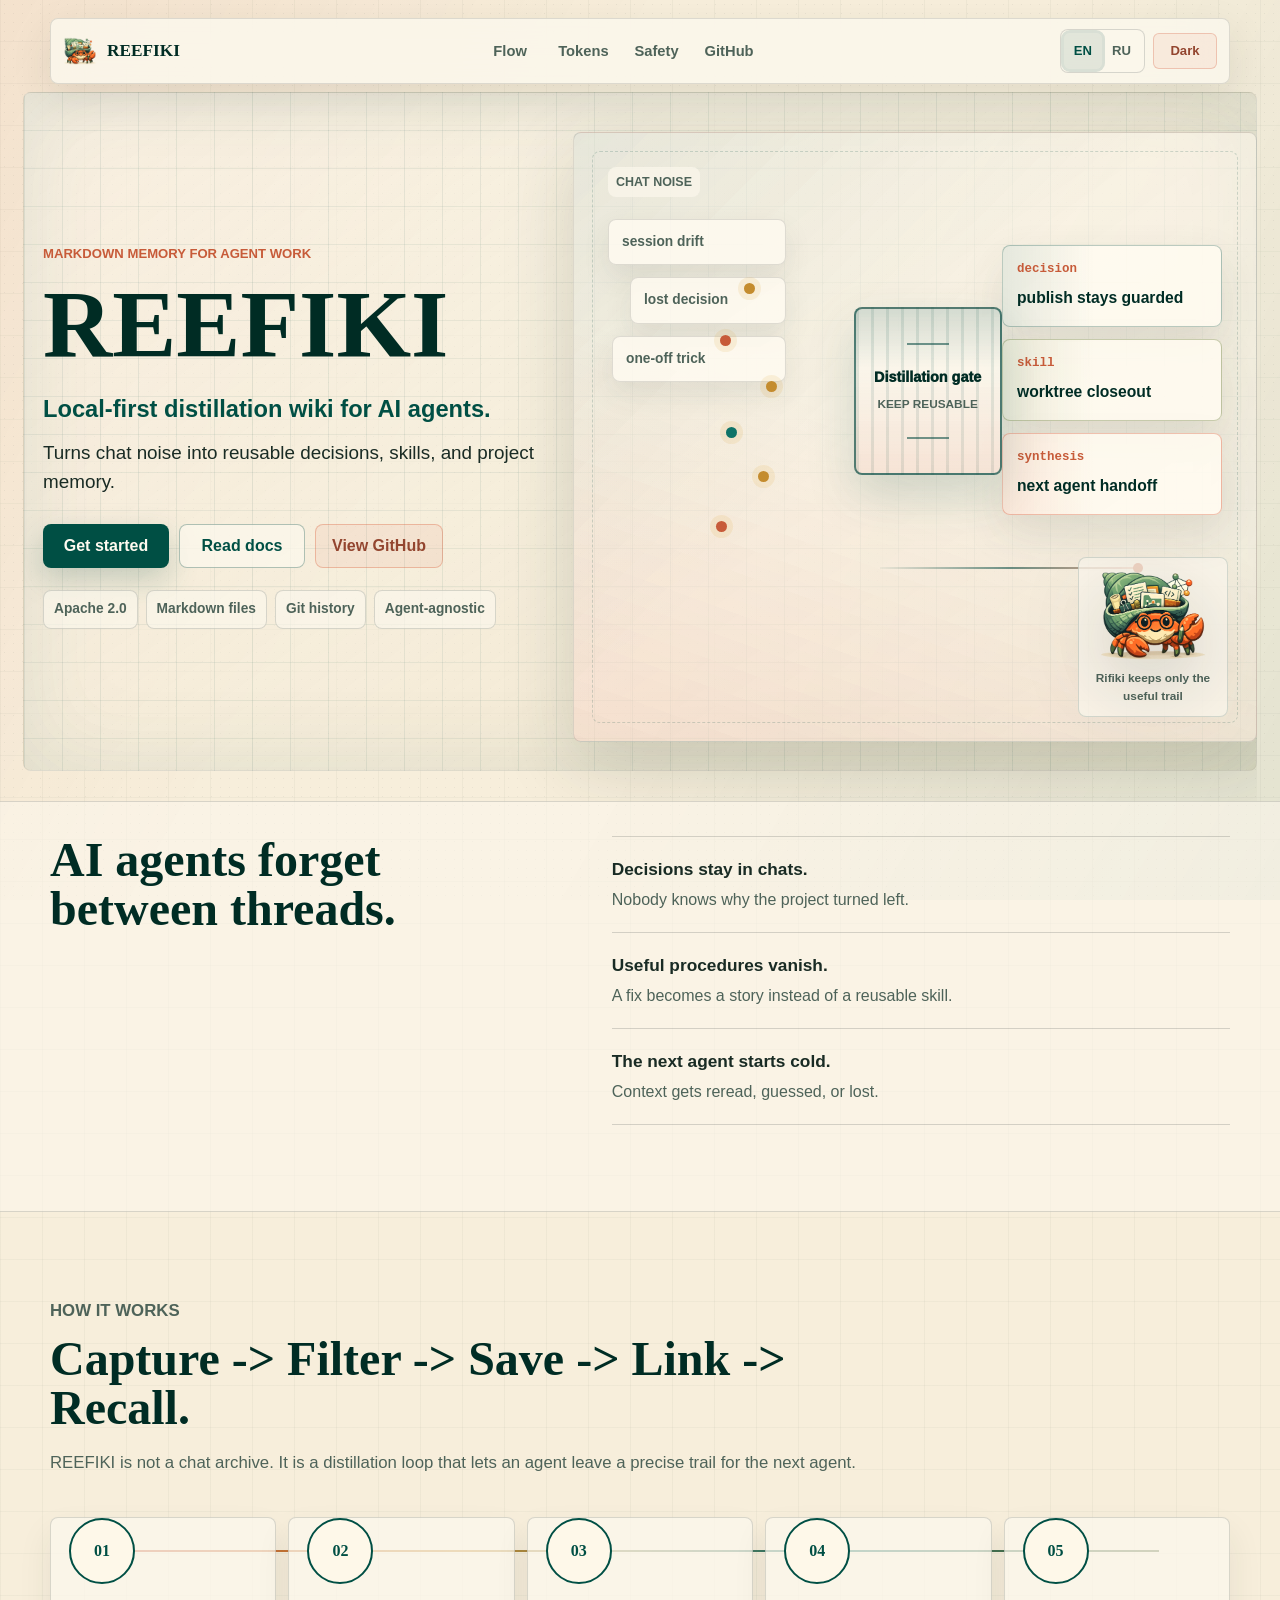
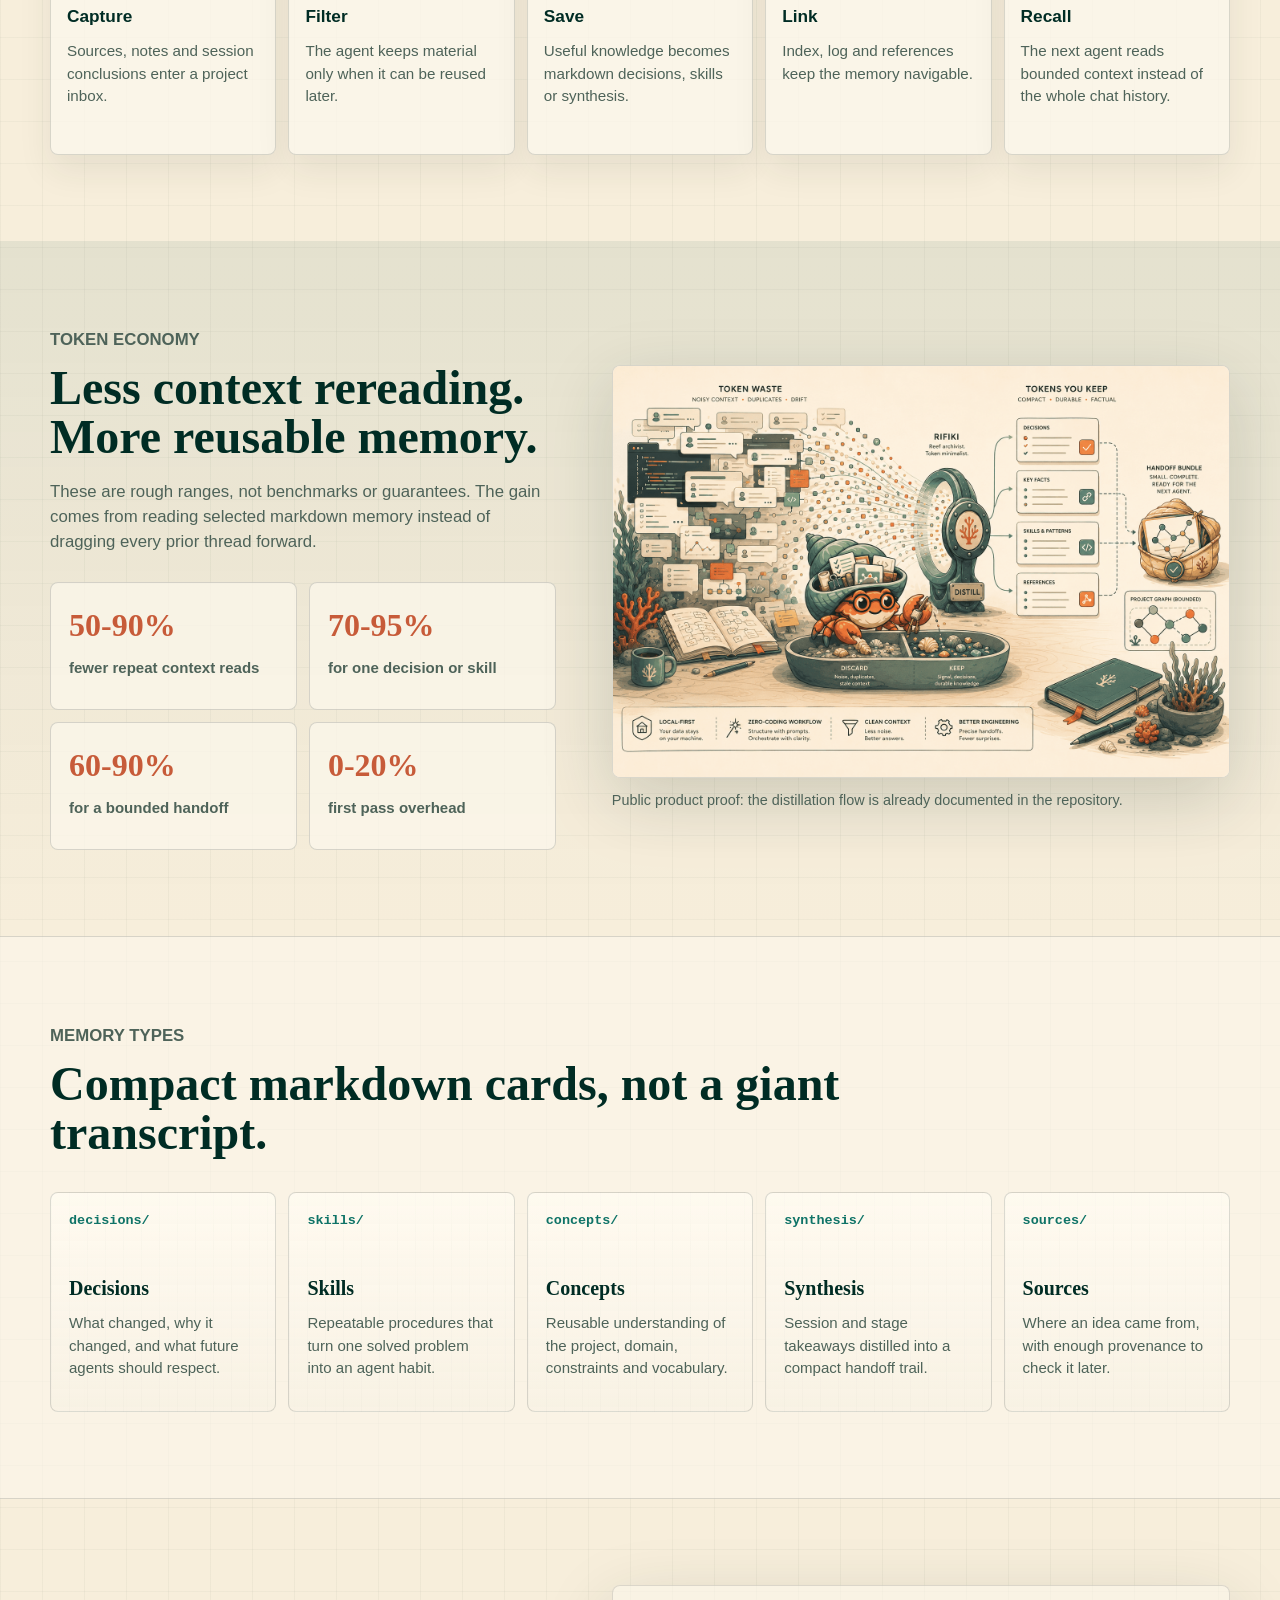
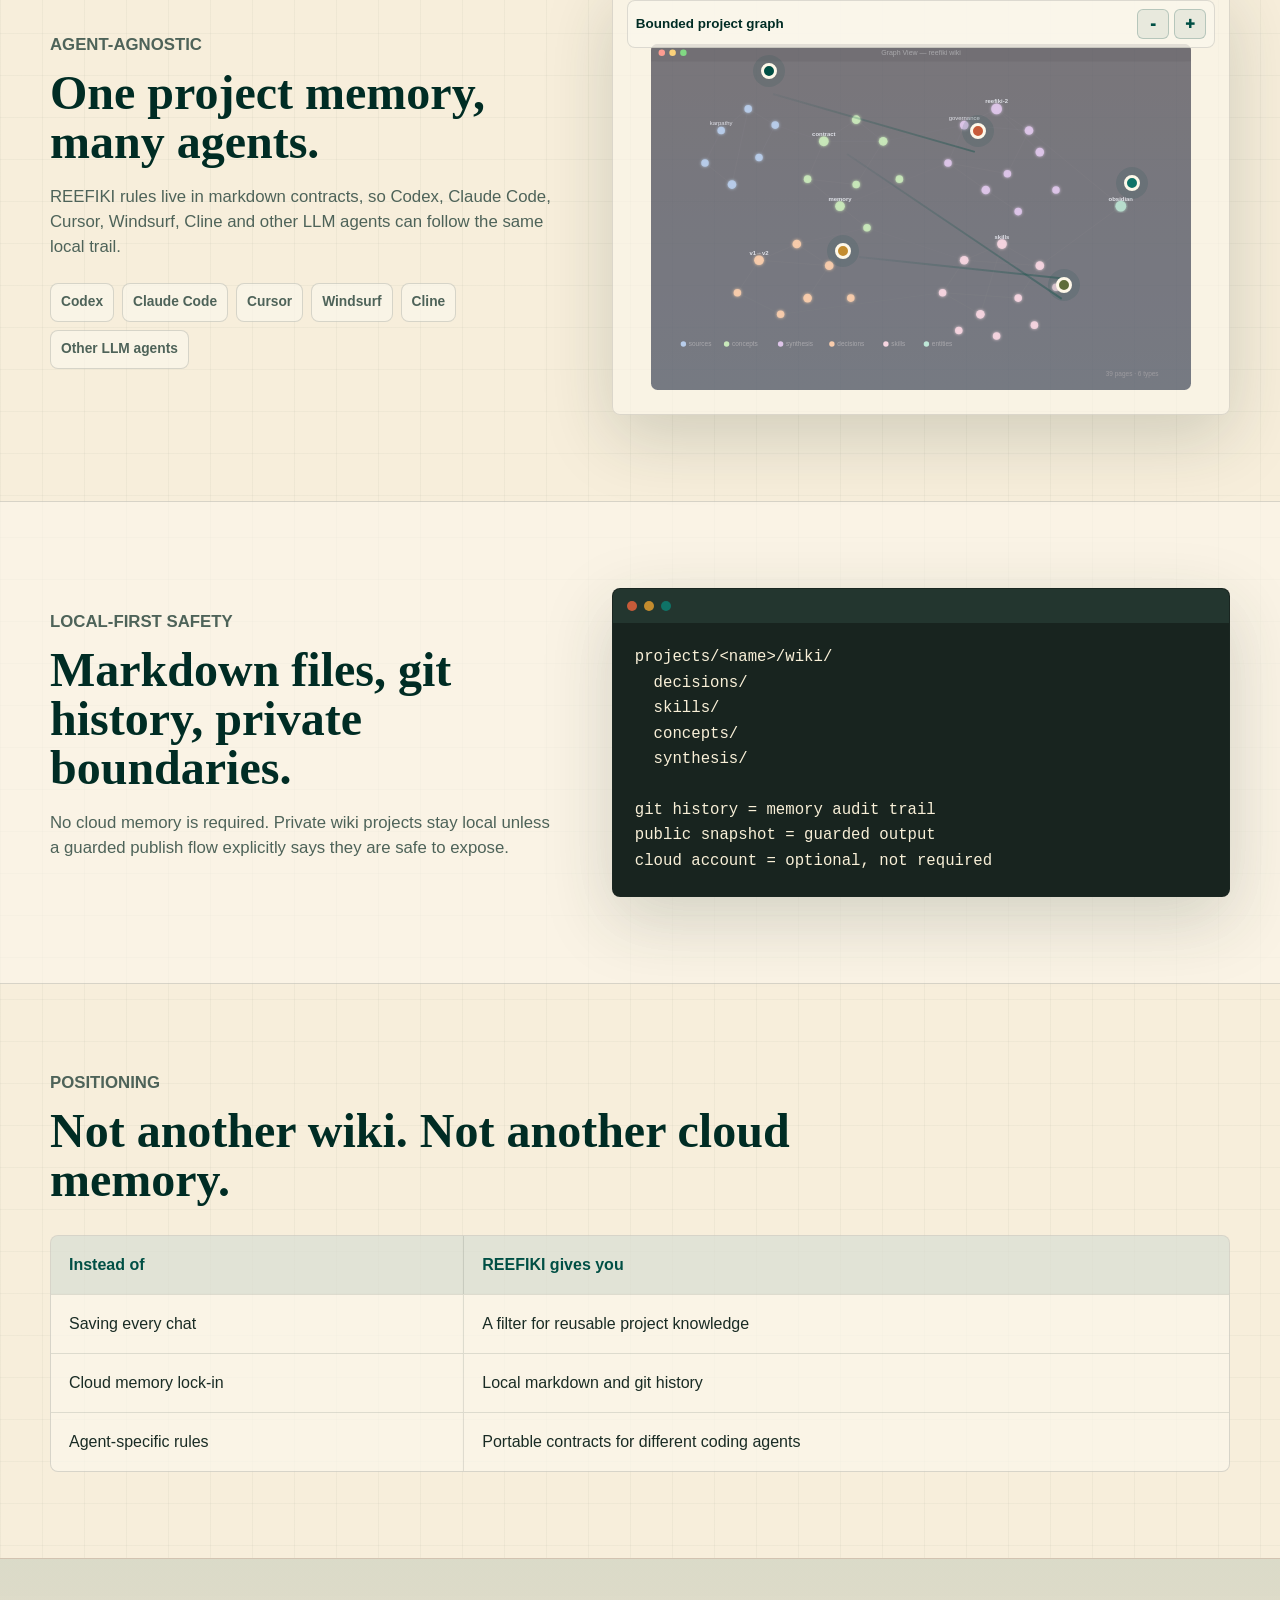
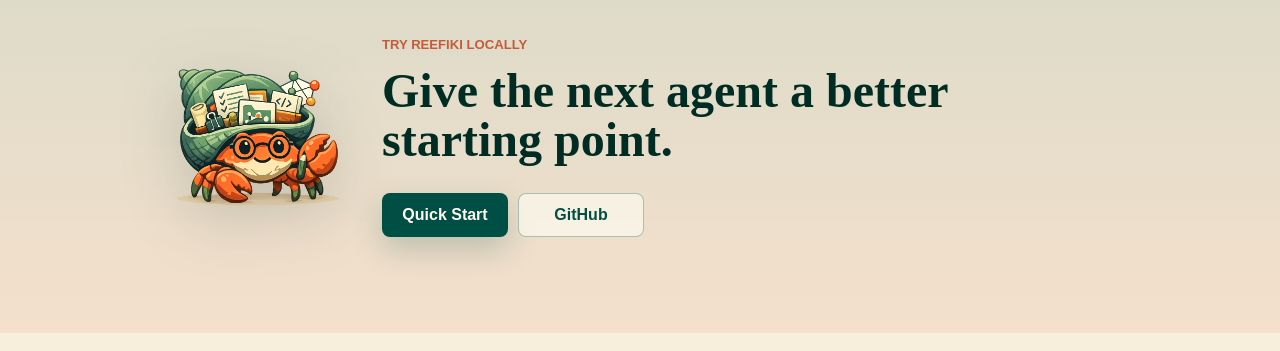
<file: site/index.html>
<!doctype html>
<html lang="en" data-theme="light">
  <head>
    <meta charset="utf-8">
    <meta name="viewport" content="width=device-width, initial-scale=1">
    <title>REEFIKI - Local-first distillation wiki for AI agents</title>
    <meta
      name="description"
      content="REEFIKI turns AI-session noise into reusable decisions, skills, sources, synthesis, and project memory."
    >
    <link rel="icon" href="../assets/reefiki-mascot.png">
    <link rel="stylesheet" href="styles.css">
  </head>
  <body>
    <a class="skip-link" href="#main" data-i18n="skip">Skip to content</a>

    <header class="topbar" aria-label="Primary navigation">
      <a class="brand" href="#top" aria-label="REEFIKI home">
        <img src="../assets/reefiki-mascot.png" alt="" class="brand-mark" width="672" height="562" decoding="async">
        <span>REEFIKI</span>
      </a>
      <nav class="nav-links" aria-label="Page sections">
        <a href="#flow" data-i18n="nav.flow">Flow</a>
        <a href="#token-economy" data-i18n="nav.tokens">Tokens</a>
        <a href="#safety" data-i18n="nav.safety">Safety</a>
        <a href="https://github.com/kisslex2013-alt/reefiki">GitHub</a>
      </nav>
      <div class="header-controls" aria-label="Display controls">
        <div class="segmented" role="group" aria-label="Language">
          <button class="control-button is-active" type="button" data-lang-toggle="en" aria-pressed="true">EN</button>
          <button class="control-button" type="button" data-lang-toggle="ru" aria-pressed="false">RU</button>
        </div>
        <button class="control-button theme-button" type="button" data-theme-toggle aria-label="Switch color theme">
          <span data-theme-label>Dark</span>
        </button>
      </div>
    </header>

    <main id="main">
      <section class="hero" id="top" aria-labelledby="hero-title">
        <div class="hero-grid" aria-hidden="true"></div>
        <div class="hero-content reveal">
          <p class="eyebrow" data-i18n="hero.eyebrow">Markdown memory for agent work</p>
          <h1 id="hero-title">REEFIKI</h1>
          <p class="hero-subtitle" data-i18n="hero.subtitle">Local-first distillation wiki for AI agents.</p>
          <p class="hero-copy" data-i18n="hero.copy">
            Turns chat noise into reusable decisions, skills, and project memory.
          </p>
          <div class="hero-actions" aria-label="Primary actions">
            <a class="button button-primary" href="../QUICKSTART.md#english" data-href-en="../QUICKSTART.md#english" data-href-ru="../QUICKSTART.md#русский" data-i18n="cta.getStarted">Get started</a>
            <a class="button button-secondary" href="../docs/INSTALL.md#english" data-href-en="../docs/INSTALL.md#english" data-href-ru="../docs/INSTALL.md#русский" data-i18n="cta.readDocs">Read docs</a>
            <a class="button button-ghost" href="https://github.com/kisslex2013-alt/reefiki" data-i18n="cta.github">View GitHub</a>
          </div>
          <div class="trust-strip" aria-label="Project trust signals">
            <span>Apache 2.0</span>
            <span data-i18n="trust.markdown">Markdown files</span>
            <span data-i18n="trust.git">Git history</span>
            <span data-i18n="trust.agents">Agent-agnostic</span>
          </div>
        </div>

        <div class="hero-scene reveal" aria-label="Animated distillation flow from chat noise into reusable memory">
          <div class="scene-label scene-label-noise" data-i18n="scene.noise">Chat noise</div>
          <div class="noise-column" aria-hidden="true">
            <span class="bubble bubble-one" data-i18n="scene.bubble1">session drift</span>
            <span class="bubble bubble-two" data-i18n="scene.bubble2">lost decision</span>
            <span class="bubble bubble-three" data-i18n="scene.bubble3">one-off trick</span>
          </div>

          <div class="token-stream" aria-hidden="true">
            <span class="token token-a"></span>
            <span class="token token-b"></span>
            <span class="token token-c"></span>
            <span class="token token-d"></span>
            <span class="token token-e"></span>
            <span class="token token-f"></span>
          </div>

          <div class="distill-gate" aria-hidden="true">
            <span class="gate-title" data-i18n="scene.gate">Distillation gate</span>
            <span class="gate-rule" data-i18n="scene.rule">keep reusable</span>
          </div>

          <div class="memory-column" aria-hidden="true">
            <article class="mini-card card-decision">
              <span data-i18n="memory.decisionType">decision</span>
              <strong data-i18n="scene.card1">publish stays guarded</strong>
            </article>
            <article class="mini-card card-skill">
              <span data-i18n="memory.skillType">skill</span>
              <strong data-i18n="scene.card2">worktree closeout</strong>
            </article>
            <article class="mini-card card-synthesis">
              <span data-i18n="memory.synthesisType">synthesis</span>
              <strong data-i18n="scene.card3">next agent handoff</strong>
            </article>
          </div>

          <div class="handoff-line" aria-hidden="true"></div>
          <div class="mascot-guide">
            <img
              class="hero-mascot"
              src="../assets/reefiki-mascot.png"
              alt="Rifiki guiding noisy AI-session notes into compact project memory cards"
              width="672"
              height="562"
              decoding="async"
            >
            <span data-i18n="scene.guide">Rifiki keeps only the useful trail</span>
          </div>
        </div>
      </section>

      <section class="section problem-section" id="problem" aria-labelledby="problem-title">
        <div class="section-inner two-column">
          <div class="section-copy reveal">
            <p class="eyebrow">The failure mode</p>
            <h2 id="problem-title" data-i18n="problem.title">AI agents forget between threads.</h2>
          </div>
          <div class="problem-list reveal" role="list">
            <p role="listitem"><strong data-i18n="problem.item1Title">Decisions stay in chats.</strong> <span data-i18n="problem.item1Body">Nobody knows why the project turned left.</span></p>
            <p role="listitem"><strong data-i18n="problem.item2Title">Useful procedures vanish.</strong> <span data-i18n="problem.item2Body">A fix becomes a story instead of a reusable skill.</span></p>
            <p role="listitem"><strong data-i18n="problem.item3Title">The next agent starts cold.</strong> <span data-i18n="problem.item3Body">Context gets reread, guessed, or lost.</span></p>
          </div>
        </div>
      </section>

      <section class="section flow-section" id="flow" aria-labelledby="flow-title">
        <div class="section-inner">
          <div class="section-head reveal">
            <p class="eyebrow" data-i18n="flow.eyebrow">How it works</p>
            <h2 id="flow-title" data-i18n="flow.title">Capture -> Filter -> Save -> Link -> Recall.</h2>
            <p data-i18n="flow.copy">
              REEFIKI is not a chat archive. It is a distillation loop that lets an agent leave
              a precise trail for the next agent.
            </p>
          </div>
          <ol class="flow-rail reveal" aria-label="REEFIKI distillation steps">
            <li>
              <span class="step-index">01</span>
              <strong data-i18n="flow.step1Title">Capture</strong>
              <p data-i18n="flow.step1Body">Sources, notes and session conclusions enter a project inbox.</p>
            </li>
            <li>
              <span class="step-index">02</span>
              <strong data-i18n="flow.step2Title">Filter</strong>
              <p data-i18n="flow.step2Body">The agent keeps material only when it can be reused later.</p>
            </li>
            <li>
              <span class="step-index">03</span>
              <strong data-i18n="flow.step3Title">Save</strong>
              <p data-i18n="flow.step3Body">Useful knowledge becomes markdown decisions, skills or synthesis.</p>
            </li>
            <li>
              <span class="step-index">04</span>
              <strong data-i18n="flow.step4Title">Link</strong>
              <p data-i18n="flow.step4Body">Index, log and references keep the memory navigable.</p>
            </li>
            <li>
              <span class="step-index">05</span>
              <strong data-i18n="flow.step5Title">Recall</strong>
              <p data-i18n="flow.step5Body">The next agent reads bounded context instead of the whole chat history.</p>
            </li>
          </ol>
        </div>
      </section>

      <section class="section token-section" id="token-economy" aria-labelledby="token-title">
        <div class="section-inner token-layout">
          <div class="token-copy reveal">
            <p class="eyebrow" data-i18n="token.eyebrow">Token economy</p>
            <h2 id="token-title" data-i18n="token.title">Less context rereading. More reusable memory.</h2>
            <p data-i18n="token.copy">
              These are rough ranges, not benchmarks or guarantees. The gain comes from reading
              selected markdown memory instead of dragging every prior thread forward.
            </p>
            <div class="metric-grid" aria-label="Rough token reduction ranges">
              <div class="metric">
                <span>50-90%</span>
                <p data-i18n="token.metric1">fewer repeat context reads</p>
              </div>
              <div class="metric">
                <span>70-95%</span>
                <p data-i18n="token.metric2">for one decision or skill</p>
              </div>
              <div class="metric">
                <span>60-90%</span>
                <p data-i18n="token.metric3">for a bounded handoff</p>
              </div>
              <div class="metric">
                <span>0-20%</span>
                <p data-i18n="token.metric4">first pass overhead</p>
              </div>
            </div>
          </div>
          <figure class="token-proof reveal">
            <img
              src="../assets/reefiki-token-economy.png"
              alt="Token economy diagram showing REEFIKI discarding noisy context and keeping useful memory"
              width="1536"
              height="1024"
              loading="lazy"
              decoding="async"
            >
            <figcaption data-i18n="token.caption">Public product proof: the distillation flow is already documented in the repository.</figcaption>
          </figure>
        </div>
      </section>

      <section class="section memory-section" id="memory-types" aria-labelledby="memory-title">
        <div class="section-inner">
          <div class="section-head reveal">
            <p class="eyebrow" data-i18n="memory.eyebrow">Memory types</p>
            <h2 id="memory-title" data-i18n="memory.title">Compact markdown cards, not a giant transcript.</h2>
          </div>
          <div class="memory-grid reveal" aria-label="REEFIKI memory types">
            <article class="memory-card">
              <span class="file-tag">decisions/</span>
              <h3 data-i18n="memory.decisionTitle">Decisions</h3>
              <p data-i18n="memory.decisionBody">What changed, why it changed, and what future agents should respect.</p>
            </article>
            <article class="memory-card">
              <span class="file-tag">skills/</span>
              <h3 data-i18n="memory.skillTitle">Skills</h3>
              <p data-i18n="memory.skillBody">Repeatable procedures that turn one solved problem into an agent habit.</p>
            </article>
            <article class="memory-card">
              <span class="file-tag">concepts/</span>
              <h3 data-i18n="memory.conceptTitle">Concepts</h3>
              <p data-i18n="memory.conceptBody">Reusable understanding of the project, domain, constraints and vocabulary.</p>
            </article>
            <article class="memory-card">
              <span class="file-tag">synthesis/</span>
              <h3 data-i18n="memory.synthesisTitle">Synthesis</h3>
              <p data-i18n="memory.synthesisBody">Session and stage takeaways distilled into a compact handoff trail.</p>
            </article>
            <article class="memory-card">
              <span class="file-tag">sources/</span>
              <h3 data-i18n="memory.sourceTitle">Sources</h3>
              <p data-i18n="memory.sourceBody">Where an idea came from, with enough provenance to check it later.</p>
            </article>
          </div>
        </div>
      </section>

      <section class="section agents-section" id="agents" aria-labelledby="agents-title">
        <div class="section-inner agents-layout">
          <div class="agent-copy reveal">
            <p class="eyebrow" data-i18n="agents.eyebrow">Agent-agnostic</p>
            <h2 id="agents-title" data-i18n="agents.title">One project memory, many agents.</h2>
            <p data-i18n="agents.copy">
              REEFIKI rules live in markdown contracts, so Codex, Claude Code, Cursor,
              Windsurf, Cline and other LLM agents can follow the same local trail.
            </p>
            <ul class="agent-list" aria-label="Supported agent families">
              <li>Codex</li>
              <li>Claude Code</li>
              <li>Cursor</li>
              <li>Windsurf</li>
              <li>Cline</li>
              <li data-i18n="agents.other">Other LLM agents</li>
            </ul>
          </div>
          <div class="graph-proof reveal" role="img" tabindex="0" aria-label="Animated bounded project graph with agent connections">
            <div class="graph-toolbar" aria-label="Graph controls">
              <span data-i18n="graph.label">Bounded project graph</span>
              <div class="graph-controls" role="group" aria-label="Graph zoom">
                <button class="graph-button" type="button" data-graph-zoom="out" aria-label="Zoom graph out">-</button>
                <button class="graph-button" type="button" data-graph-zoom="in" aria-label="Zoom graph in">+</button>
              </div>
            </div>
            <div class="node node-one"></div>
            <div class="node node-two"></div>
            <div class="node node-three"></div>
            <div class="node node-four"></div>
            <div class="node node-five"></div>
            <div class="graph-line line-one"></div>
            <div class="graph-line line-two"></div>
            <div class="graph-line line-three"></div>
            <img src="../assets/reefiki-graph-preview.svg" alt="" width="1000" height="640" loading="lazy" decoding="async">
          </div>
        </div>
      </section>

      <section class="section safety-section" id="safety" aria-labelledby="safety-title">
        <div class="section-inner safety-layout">
          <div class="section-copy reveal">
            <p class="eyebrow" data-i18n="safety.eyebrow">Local-first safety</p>
            <h2 id="safety-title" data-i18n="safety.title">Markdown files, git history, private boundaries.</h2>
            <p data-i18n="safety.copy">
              No cloud memory is required. Private wiki projects stay local unless a guarded
              publish flow explicitly says they are safe to expose.
            </p>
          </div>
          <div class="safety-terminal reveal" aria-label="Local-first safety proof">
            <div class="terminal-bar">
              <span></span>
              <span></span>
              <span></span>
            </div>
            <pre><code>projects/&lt;name&gt;/wiki/
  decisions/
  skills/
  concepts/
  synthesis/

git history = memory audit trail
public snapshot = guarded output
cloud account = optional, not required</code></pre>
          </div>
        </div>
      </section>

      <section class="section comparison-section" aria-labelledby="comparison-title">
        <div class="section-inner">
          <div class="section-head reveal">
            <p class="eyebrow" data-i18n="comparison.eyebrow">Positioning</p>
            <h2 id="comparison-title" data-i18n="comparison.title">Not another wiki. Not another cloud memory.</h2>
          </div>
          <div class="comparison-table reveal" role="table" aria-label="REEFIKI comparison">
            <div role="row" class="comparison-row comparison-head">
              <span role="columnheader" data-i18n="comparison.head1">Instead of</span>
              <span role="columnheader" data-i18n="comparison.head2">REEFIKI gives you</span>
            </div>
            <div role="row" class="comparison-row">
              <span role="cell" data-i18n="comparison.row1a">Saving every chat</span>
              <span role="cell" data-i18n="comparison.row1b">A filter for reusable project knowledge</span>
            </div>
            <div role="row" class="comparison-row">
              <span role="cell" data-i18n="comparison.row2a">Cloud memory lock-in</span>
              <span role="cell" data-i18n="comparison.row2b">Local markdown and git history</span>
            </div>
            <div role="row" class="comparison-row">
              <span role="cell" data-i18n="comparison.row3a">Agent-specific rules</span>
              <span role="cell" data-i18n="comparison.row3b">Portable contracts for different coding agents</span>
            </div>
          </div>
        </div>
      </section>

      <section class="final-cta" aria-labelledby="final-title">
        <div class="final-inner reveal">
          <img
            src="../assets/reefiki-mascot.png"
            alt="Rifiki holding the REEFIKI memory trail"
            class="final-mascot"
            width="672"
            height="562"
            loading="lazy"
            decoding="async"
          >
          <div>
            <p class="eyebrow" data-i18n="final.eyebrow">Try REEFIKI locally</p>
            <h2 id="final-title" data-i18n="final.title">Give the next agent a better starting point.</h2>
            <div class="final-actions">
              <a class="button button-primary" href="../QUICKSTART.md#english" data-href-en="../QUICKSTART.md#english" data-href-ru="../QUICKSTART.md#русский" data-i18n="final.quick">Quick Start</a>
              <a class="button button-secondary" href="https://github.com/kisslex2013-alt/reefiki">GitHub</a>
            </div>
          </div>
        </div>
      </section>
    </main>

    <script src="script.js" defer></script>
  </body>
</html>
</file>
<file: site/styles.css>
:root {
  color-scheme: light;
  --paper: oklch(0.95 0.026 85);
  --paper-soft: oklch(0.98 0.021 88);
  --sand: oklch(0.88 0.044 82);
  --sand-strong: oklch(0.77 0.084 80);
  --graphite: oklch(0.27 0.026 170);
  --muted: oklch(0.48 0.03 165);
  --reef: oklch(0.38 0.076 180);
  --reef-deep: oklch(0.26 0.056 178);
  --teal: oklch(0.5 0.086 182);
  --moss: oklch(0.51 0.076 122);
  --coral: oklch(0.6 0.146 38);
  --amber: oklch(0.68 0.126 76);
  --ink-line: rgba(36, 48, 44, 0.16);
  --shadow: 0 22px 70px rgba(26, 48, 41, 0.18);
  --tight: 8px;
  --max: 1180px;
}

html[data-theme="dark"] {
  color-scheme: dark;
  --paper: oklch(0.18 0.025 174);
  --paper-soft: oklch(0.22 0.03 174);
  --sand: oklch(0.31 0.035 100);
  --sand-strong: oklch(0.5 0.09 76);
  --graphite: oklch(0.9 0.018 86);
  --muted: oklch(0.73 0.025 160);
  --reef: oklch(0.72 0.085 180);
  --reef-deep: oklch(0.86 0.045 175);
  --teal: oklch(0.7 0.1 182);
  --moss: oklch(0.72 0.09 122);
  --coral: oklch(0.72 0.15 38);
  --amber: oklch(0.78 0.14 76);
  --ink-line: rgba(244, 235, 214, 0.16);
  --shadow: 0 24px 76px rgba(0, 0, 0, 0.32);
}

* {
  box-sizing: border-box;
}

html {
  scroll-behavior: smooth;
}

body {
  margin: 0;
  min-width: 320px;
  background:
    linear-gradient(90deg, rgba(36, 48, 44, 0.04) 1px, transparent 1px),
    linear-gradient(0deg, rgba(36, 48, 44, 0.035) 1px, transparent 1px),
    var(--paper);
  background-size: 42px 42px;
  color: var(--graphite);
  font-family: Aptos, "Segoe UI", Verdana, sans-serif;
  line-height: 1.5;
}

body::before {
  position: fixed;
  inset: 0;
  z-index: -1;
  pointer-events: none;
  content: "";
  background-image:
    radial-gradient(rgba(36, 48, 44, 0.08) 0.8px, transparent 0.8px),
    linear-gradient(120deg, rgba(216, 95, 61, 0.11), transparent 38%),
    linear-gradient(300deg, rgba(35, 118, 107, 0.12), transparent 42%);
  background-size: 9px 9px, 100% 100%, 100% 100%;
  opacity: 0.74;
}

a {
  color: inherit;
  cursor: pointer;
  text-decoration: none;
}

img {
  display: block;
  height: auto;
  max-width: 100%;
}

.skip-link {
  position: fixed;
  top: 12px;
  left: 12px;
  z-index: 20;
  transform: translateY(-160%);
  padding: 10px 14px;
  border: 1px solid var(--reef);
  border-radius: var(--tight);
  background: var(--paper-soft);
  color: var(--reef);
  transition: transform 160ms ease;
}

.skip-link:focus {
  transform: translateY(0);
}

.topbar {
  position: fixed;
  top: 0;
  left: 0;
  right: 0;
  z-index: 10;
  display: flex;
  align-items: center;
  justify-content: space-between;
  gap: 20px;
  width: min(100% - 40px, var(--max));
  margin: 18px auto 0;
  padding: 10px 12px;
  border: 1px solid rgba(36, 48, 44, 0.14);
  border-radius: var(--tight);
  background: rgba(251, 247, 236, 0.86);
  box-shadow: 0 14px 40px rgba(36, 48, 44, 0.1);
  backdrop-filter: blur(18px);
}

html[data-theme="dark"] .topbar {
  border-color: rgba(244, 235, 214, 0.16);
  background: rgba(26, 42, 37, 0.88);
}

.brand {
  display: inline-flex;
  align-items: center;
  gap: 10px;
  min-height: 38px;
  color: var(--reef-deep);
  font-family: Georgia, "Times New Roman", serif;
  font-size: 1.08rem;
  font-weight: 700;
}

.brand-mark {
  width: 34px;
  height: 34px;
  object-fit: contain;
}

.nav-links {
  display: flex;
  align-items: center;
  gap: 4px;
  color: var(--muted);
  font-size: 0.92rem;
  font-weight: 700;
}

.header-controls {
  display: flex;
  align-items: center;
  gap: 8px;
}

.segmented {
  display: inline-flex;
  padding: 3px;
  border: 1px solid rgba(36, 48, 44, 0.16);
  border-radius: var(--tight);
  background: rgba(251, 247, 236, 0.62);
}

.control-button {
  min-width: 38px;
  min-height: 34px;
  padding: 7px 9px;
  border: 1px solid transparent;
  border-radius: 6px;
  background: transparent;
  color: var(--muted);
  cursor: pointer;
  font: inherit;
  font-size: 0.82rem;
  font-weight: 900;
  transition: background-color 160ms ease, color 160ms ease, box-shadow 160ms ease;
}

.control-button:hover,
.control-button:focus-visible,
.control-button.is-active {
  background: rgba(13, 79, 70, 0.1);
  color: var(--reef);
  box-shadow: 0 0 0 3px rgba(13, 79, 70, 0.14);
  outline: none;
}

.theme-button {
  min-width: 64px;
  border-color: rgba(216, 95, 61, 0.28);
  background: rgba(216, 95, 61, 0.08);
  color: #93452f;
}

html[data-theme="dark"] .segmented,
html[data-theme="dark"] .trust-strip span,
html[data-theme="dark"] .agent-list li {
  border-color: rgba(244, 235, 214, 0.16);
  background: rgba(32, 52, 46, 0.66);
}

html[data-theme="dark"] .theme-button {
  color: var(--amber);
}

.nav-links a {
  min-width: 68px;
  padding: 9px 10px;
  border-radius: var(--tight);
  text-align: center;
}

.nav-links a:hover,
.nav-links a:focus-visible {
  background: rgba(13, 79, 70, 0.1);
  color: var(--reef);
  box-shadow: 0 0 0 3px rgba(13, 79, 70, 0.16);
  outline: none;
}

.hero {
  position: relative;
  display: grid;
  grid-template-columns: minmax(0, 0.86fr) minmax(520px, 1.14fr);
  align-items: center;
  gap: 34px;
  width: min(100% - 46px, 1280px);
  min-height: 89svh;
  margin: 0 auto;
  padding: 106px 0 34px;
  overflow: hidden;
}

.hero-grid {
  position: absolute;
  inset: 92px 0 30px;
  z-index: -1;
  border: 1px solid rgba(36, 48, 44, 0.12);
  border-radius: var(--tight);
  background:
    linear-gradient(90deg, rgba(13, 79, 70, 0.08) 1px, transparent 1px),
    linear-gradient(0deg, rgba(13, 79, 70, 0.07) 1px, transparent 1px),
    linear-gradient(145deg, rgba(251, 247, 236, 0.62), rgba(234, 220, 190, 0.38));
  background-size: 38px 38px, 38px 38px, 100% 100%;
  box-shadow: inset 0 0 90px rgba(13, 79, 70, 0.1);
}

.hero-content {
  position: relative;
  z-index: 2;
  max-width: 580px;
  padding-left: 20px;
}

.eyebrow {
  margin: 0 0 12px;
  color: var(--coral);
  font-size: 0.82rem;
  font-weight: 900;
  text-transform: uppercase;
}

h1,
h2,
h3 {
  margin: 0;
  color: var(--reef-deep);
  font-family: Georgia, "Times New Roman", serif;
  line-height: 1.02;
}

h1 {
  font-size: 6rem;
  font-weight: 800;
}

h2 {
  max-width: 840px;
  font-size: 3rem;
}

h3 {
  font-size: 1.25rem;
}

.hero-subtitle {
  margin: 18px 0 0;
  color: var(--reef);
  font-size: 1.48rem;
  font-weight: 800;
}

.hero-copy {
  max-width: 520px;
  margin: 12px 0 0;
  color: var(--graphite);
  font-size: 1.18rem;
}

.hero-actions,
.final-actions {
  display: flex;
  flex-wrap: wrap;
  gap: 10px;
  margin-top: 28px;
}

.button {
  display: inline-flex;
  align-items: center;
  justify-content: center;
  min-width: 126px;
  min-height: 44px;
  padding: 11px 16px;
  border: 1px solid transparent;
  border-radius: var(--tight);
  font-weight: 900;
  line-height: 1;
  cursor: pointer;
  transition: transform 160ms ease, background-color 160ms ease, border-color 160ms ease, color 160ms ease;
}

.button:hover,
.button:focus-visible {
  transform: translateY(-2px);
  box-shadow: 0 0 0 3px rgba(13, 79, 70, 0.16);
  outline: none;
}

.button-primary {
  background: var(--reef);
  color: #fffaf0;
  box-shadow: 0 12px 30px rgba(13, 79, 70, 0.22);
}

.button-primary:hover,
.button-primary:focus-visible {
  background: var(--reef-deep);
}

.button-secondary {
  border-color: rgba(13, 79, 70, 0.32);
  background: rgba(251, 247, 236, 0.76);
  color: var(--reef);
}

.button-secondary:hover,
.button-secondary:focus-visible {
  background: rgba(13, 79, 70, 0.1);
}

.button-ghost {
  border-color: rgba(216, 95, 61, 0.34);
  background: rgba(216, 95, 61, 0.08);
  color: #93452f;
}

.button-ghost:hover,
.button-ghost:focus-visible {
  background: rgba(216, 95, 61, 0.16);
}

.trust-strip {
  display: flex;
  flex-wrap: wrap;
  gap: 8px;
  margin-top: 22px;
}

.trust-strip span,
.agent-list li {
  padding: 8px 10px;
  border: 1px solid rgba(36, 48, 44, 0.16);
  border-radius: var(--tight);
  background: rgba(251, 247, 236, 0.64);
  color: var(--muted);
  font-size: 0.86rem;
  font-weight: 800;
}

.hero-scene {
  position: relative;
  min-height: 610px;
  border: 1px solid rgba(36, 48, 44, 0.14);
  border-radius: var(--tight);
  background:
    linear-gradient(135deg, rgba(13, 79, 70, 0.08), transparent 46%),
    linear-gradient(20deg, rgba(216, 95, 61, 0.12), transparent 50%),
    rgba(251, 247, 236, 0.56);
  box-shadow: var(--shadow);
  overflow: hidden;
}

html[data-theme="dark"] .hero-grid,
html[data-theme="dark"] .hero-scene,
html[data-theme="dark"] .flow-rail li,
html[data-theme="dark"] .metric,
html[data-theme="dark"] .memory-card,
html[data-theme="dark"] .comparison-table {
  border-color: rgba(244, 235, 214, 0.16);
  background-color: rgba(26, 42, 37, 0.68);
}

.hero-scene::before {
  position: absolute;
  inset: 18px;
  content: "";
  border: 1px dashed rgba(13, 79, 70, 0.18);
  border-radius: var(--tight);
}

.scene-label {
  position: absolute;
  z-index: 2;
  padding: 6px 8px;
  border-radius: var(--tight);
  background: rgba(251, 247, 236, 0.72);
  color: var(--muted);
  font-size: 0.78rem;
  font-weight: 900;
  text-transform: uppercase;
}

.scene-label-noise {
  top: 34px;
  left: 34px;
}

.noise-column {
  position: absolute;
  top: 86px;
  left: 34px;
  z-index: 2;
  display: grid;
  gap: 12px;
  width: 178px;
}

.bubble {
  display: block;
  padding: 12px 13px;
  border: 1px solid rgba(36, 48, 44, 0.14);
  border-radius: var(--tight);
  background: rgba(255, 251, 241, 0.82);
  color: var(--muted);
  font-size: 0.86rem;
  font-weight: 800;
  box-shadow: 0 12px 28px rgba(36, 48, 44, 0.09);
  animation: bubble-drift 5.2s ease-in-out infinite;
}

.bubble-two {
  margin-left: 22px;
  animation-delay: 700ms;
}

.bubble-three {
  margin-left: 4px;
  animation-delay: 1300ms;
}

.token-stream {
  position: absolute;
  inset: 0;
  z-index: 3;
  pointer-events: none;
}

.token {
  position: absolute;
  width: 11px;
  height: 11px;
  border-radius: 50%;
  background: var(--amber);
  box-shadow: 0 0 0 6px rgba(214, 154, 41, 0.12);
  animation: token-flow 3.9s linear infinite;
}

.token-a { top: 150px; left: 170px; animation-delay: 0ms; }
.token-b { top: 202px; left: 146px; animation-delay: 500ms; background: var(--coral); }
.token-c { top: 248px; left: 192px; animation-delay: 950ms; }
.token-d { top: 294px; left: 152px; animation-delay: 1450ms; background: var(--teal); }
.token-e { top: 338px; left: 184px; animation-delay: 2100ms; }
.token-f { top: 388px; left: 142px; animation-delay: 2700ms; background: var(--coral); }

.distill-gate {
  position: absolute;
  top: 174px;
  left: 41%;
  z-index: 4;
  display: flex;
  flex-direction: column;
  justify-content: center;
  gap: 8px;
  width: 148px;
  height: 168px;
  padding: 14px;
  border: 2px solid rgba(13, 79, 70, 0.7);
  border-radius: var(--tight);
  background:
    linear-gradient(180deg, rgba(13, 79, 70, 0.16), transparent 36%, rgba(216, 95, 61, 0.12)),
    repeating-linear-gradient(90deg, rgba(13, 79, 70, 0.11), rgba(13, 79, 70, 0.11) 3px, transparent 3px, transparent 15px),
    rgba(251, 247, 236, 0.9);
  color: var(--reef-deep);
  box-shadow: 0 20px 48px rgba(13, 79, 70, 0.18);
  text-align: center;
}

.distill-gate::before,
.distill-gate::after {
  position: absolute;
  left: 50%;
  width: 42px;
  height: 2px;
  background: rgba(13, 79, 70, 0.58);
  content: "";
  transform: translateX(-50%);
}

.distill-gate::before {
  top: 34px;
}

.distill-gate::after {
  bottom: 34px;
}

.gate-title {
  font-size: 0.9rem;
  font-weight: 1000;
}

.gate-rule {
  color: var(--muted);
  font-size: 0.74rem;
  font-weight: 900;
  text-transform: uppercase;
}

.memory-column {
  position: absolute;
  top: 112px;
  right: 34px;
  z-index: 3;
  display: grid;
  gap: 12px;
  width: 220px;
}

.mini-card {
  min-height: 82px;
  padding: 14px;
  border: 1px solid rgba(13, 79, 70, 0.28);
  border-radius: var(--tight);
  background:
    linear-gradient(90deg, rgba(13, 79, 70, 0.1), transparent 42%),
    rgba(255, 251, 241, 0.88);
  box-shadow: 0 18px 44px rgba(36, 48, 44, 0.12);
  animation: card-land 5.5s ease-in-out infinite;
}

.mini-card span {
  display: block;
  color: var(--coral);
  font-family: Consolas, "Courier New", monospace;
  font-size: 0.78rem;
  font-weight: 800;
}

.mini-card strong {
  display: block;
  margin-top: 8px;
  color: var(--reef-deep);
  font-size: 0.98rem;
}

.card-skill {
  animation-delay: 900ms;
  border-color: rgba(106, 125, 59, 0.36);
  background:
    linear-gradient(90deg, rgba(106, 125, 59, 0.12), transparent 42%),
    rgba(255, 251, 241, 0.88);
}

.card-synthesis {
  animation-delay: 1700ms;
  border-color: rgba(216, 95, 61, 0.36);
  background:
    linear-gradient(90deg, rgba(216, 95, 61, 0.12), transparent 42%),
    rgba(255, 251, 241, 0.88);
}

.handoff-line {
  position: absolute;
  right: 116px;
  bottom: 172px;
  z-index: 1;
  width: 260px;
  height: 2px;
  background: linear-gradient(90deg, rgba(13, 79, 70, 0.05), rgba(13, 79, 70, 0.6), rgba(216, 95, 61, 0.5));
}

.handoff-line::after {
  position: absolute;
  right: -3px;
  top: -4px;
  width: 10px;
  height: 10px;
  border-radius: 50%;
  background: var(--coral);
  content: "";
  animation: pulse 2.4s ease-in-out infinite;
}

.mascot-guide {
  position: absolute;
  right: 28px;
  bottom: 24px;
  z-index: 1;
  display: grid;
  justify-items: center;
  gap: 8px;
  max-width: 150px;
  padding: 10px;
  border: 1px solid rgba(13, 79, 70, 0.16);
  border-radius: var(--tight);
  background: rgba(251, 247, 236, 0.78);
}

.mascot-guide span {
  color: var(--muted);
  font-size: 0.74rem;
  font-weight: 900;
  text-align: center;
}

.hero-mascot {
  width: 112px;
  filter: drop-shadow(0 26px 40px rgba(36, 48, 44, 0.22));
  transform: translate(var(--scene-x, 0), var(--scene-y, 0));
  transition: transform 140ms ease-out;
}

html[data-theme="dark"] .distill-gate,
html[data-theme="dark"] .mascot-guide,
html[data-theme="dark"] .bubble,
html[data-theme="dark"] .mini-card {
  border-color: rgba(244, 235, 214, 0.18);
  background-color: rgba(32, 52, 46, 0.86);
}

.section {
  padding: 86px 0;
}

.section-inner {
  width: min(100% - 46px, var(--max));
  margin: 0 auto;
}

.two-column,
.token-layout,
.agents-layout,
.safety-layout {
  display: grid;
  grid-template-columns: minmax(0, 0.9fr) minmax(0, 1.1fr);
  gap: 56px;
  align-items: center;
}

.section-head {
  max-width: 820px;
}

.section-head p,
.section-copy p,
.token-copy p,
.agent-copy p {
  color: var(--muted);
  font-size: 1.05rem;
}

.problem-section,
.memory-section,
.safety-section {
  background: rgba(251, 247, 236, 0.58);
  border-top: 1px solid var(--ink-line);
  border-bottom: 1px solid var(--ink-line);
}

html[data-theme="dark"] .problem-section,
html[data-theme="dark"] .memory-section,
html[data-theme="dark"] .safety-section {
  background: rgba(19, 32, 28, 0.92);
  border-color: rgba(244, 235, 214, 0.14);
}

.problem-section {
  padding-top: 34px;
}

.problem-section .two-column {
  align-items: start;
}

.problem-section .eyebrow {
  display: none;
}

.problem-list {
  border-top: 1px solid rgba(36, 48, 44, 0.18);
}

html[data-theme="dark"] .problem-list {
  border-color: rgba(244, 235, 214, 0.14);
}

.problem-list p {
  display: grid;
  gap: 5px;
  margin: 0;
  padding: 20px 0;
  border-bottom: 1px solid rgba(36, 48, 44, 0.18);
  color: var(--muted);
}

html[data-theme="dark"] .problem-list p {
  border-color: rgba(244, 235, 214, 0.14);
}

.problem-list strong {
  color: var(--graphite);
  font-size: 1.08rem;
}

.flow-rail {
  position: relative;
  display: grid;
  grid-template-columns: repeat(5, minmax(0, 1fr));
  gap: 12px;
  margin: 42px 0 0;
  padding: 0;
  list-style: none;
}

.flow-rail::before {
  position: absolute;
  top: 33px;
  left: 6%;
  right: 6%;
  height: 2px;
  background: linear-gradient(90deg, var(--coral), var(--amber), var(--teal), var(--moss));
  content: "";
}

.flow-rail li {
  position: relative;
  min-height: 238px;
  padding: 86px 16px 16px;
  border: 1px solid rgba(36, 48, 44, 0.16);
  border-radius: var(--tight);
  background: rgba(251, 247, 236, 0.74);
  box-shadow: 0 16px 34px rgba(36, 48, 44, 0.08);
}

.step-index {
  position: absolute;
  top: 0;
  left: 18px;
  display: grid;
  place-items: center;
  width: 66px;
  height: 66px;
  border: 2px solid var(--reef);
  border-radius: 50%;
  background: var(--paper-soft);
  color: var(--reef);
  font-family: Georgia, "Times New Roman", serif;
  font-weight: 900;
}

.flow-rail strong {
  display: block;
  color: var(--reef-deep);
  font-size: 1.08rem;
}

.flow-rail p {
  margin: 10px 0 0;
  color: var(--muted);
  font-size: 0.95rem;
}

.token-section {
  background: linear-gradient(180deg, rgba(13, 79, 70, 0.08), rgba(247, 241, 228, 0));
}

.metric-grid {
  display: grid;
  grid-template-columns: repeat(2, minmax(0, 1fr));
  gap: 12px;
  margin-top: 28px;
}

.metric {
  min-height: 128px;
  padding: 18px;
  border: 1px solid rgba(36, 48, 44, 0.16);
  border-radius: var(--tight);
  background: rgba(251, 247, 236, 0.72);
}

.metric span {
  display: block;
  color: var(--coral);
  font-family: Georgia, "Times New Roman", serif;
  font-size: 2rem;
  font-weight: 900;
}

.metric p {
  margin: 8px 0 0;
  color: var(--muted);
  font-size: 0.94rem;
  font-weight: 700;
}

.token-proof {
  margin: 0;
}

.token-proof img {
  width: 100%;
  height: auto;
  max-height: 520px;
  border: 1px solid rgba(36, 48, 44, 0.14);
  border-radius: var(--tight);
  background: rgba(251, 247, 236, 0.68);
  box-shadow: var(--shadow);
  object-fit: contain;
}

.token-proof figcaption {
  margin-top: 12px;
  color: var(--muted);
  font-size: 0.9rem;
}

.memory-grid {
  display: grid;
  grid-template-columns: repeat(5, minmax(0, 1fr));
  gap: 12px;
  margin-top: 34px;
}

.memory-card {
  position: relative;
  min-height: 220px;
  padding: 18px;
  border: 1px solid rgba(36, 48, 44, 0.16);
  border-radius: var(--tight);
  background:
    linear-gradient(180deg, rgba(255, 251, 241, 0.88), rgba(247, 241, 228, 0.78)),
    linear-gradient(90deg, rgba(36, 48, 44, 0.08) 1px, transparent 1px);
  background-size: 100% 100%, 18px 18px;
  transition: transform 180ms ease, border-color 180ms ease, box-shadow 180ms ease;
}

.memory-card:hover,
.memory-card:focus-within {
  transform: translateY(-6px);
  border-color: rgba(216, 95, 61, 0.54);
  box-shadow: 0 20px 42px rgba(36, 48, 44, 0.12);
}

.file-tag {
  display: block;
  margin-bottom: 46px;
  color: var(--teal);
  font-family: Consolas, "Courier New", monospace;
  font-size: 0.84rem;
  font-weight: 900;
}

.memory-card p {
  margin: 14px 0 0;
  color: var(--muted);
  font-size: 0.94rem;
}

.agent-list {
  display: flex;
  flex-wrap: wrap;
  gap: 8px;
  margin: 24px 0 0;
  padding: 0;
  list-style: none;
}

.graph-proof {
  position: relative;
  --graph-zoom: 1;
  min-height: 430px;
  border: 1px solid rgba(36, 48, 44, 0.14);
  border-radius: var(--tight);
  background: rgba(251, 247, 236, 0.54);
  box-shadow: var(--shadow);
  overflow: hidden;
}

.graph-proof img {
  position: absolute;
  inset: 0;
  width: 100%;
  height: 100%;
  object-fit: contain;
  opacity: 0.58;
  mix-blend-mode: multiply;
  padding: 58px 24px 24px;
  transform: scale(var(--graph-zoom));
  transition: opacity 220ms ease, transform 220ms ease, filter 220ms ease;
}

.graph-proof:hover img,
.graph-proof:focus-within img {
  opacity: 0.82;
  filter: saturate(1.14) contrast(1.05);
}

.graph-toolbar {
  position: absolute;
  top: 14px;
  left: 14px;
  right: 14px;
  z-index: 4;
  display: flex;
  align-items: center;
  justify-content: space-between;
  gap: 12px;
  padding: 8px;
  border: 1px solid rgba(36, 48, 44, 0.14);
  border-radius: var(--tight);
  background: rgba(251, 247, 236, 0.82);
  color: var(--reef-deep);
  font-size: 0.84rem;
  font-weight: 900;
}

.graph-controls {
  display: inline-flex;
  gap: 5px;
}

.graph-button {
  display: grid;
  place-items: center;
  width: 32px;
  height: 30px;
  border: 1px solid rgba(13, 79, 70, 0.22);
  border-radius: 6px;
  background: rgba(13, 79, 70, 0.08);
  color: var(--reef);
  cursor: pointer;
  font: inherit;
  font-size: 1rem;
  font-weight: 1000;
}

.graph-button:hover,
.graph-button:focus-visible {
  background: rgba(13, 79, 70, 0.15);
  box-shadow: 0 0 0 3px rgba(13, 79, 70, 0.14);
  outline: none;
}

.node {
  position: absolute;
  z-index: 2;
  width: 16px;
  height: 16px;
  border: 3px solid var(--paper-soft);
  border-radius: 50%;
  background: var(--reef);
  box-shadow: 0 0 0 8px rgba(13, 79, 70, 0.12);
  animation: pulse 2.8s ease-in-out infinite;
}

.node-one { top: 18%; left: 24%; }
.node-two { top: 32%; left: 58%; animation-delay: 400ms; background: var(--coral); }
.node-three { top: 60%; left: 36%; animation-delay: 800ms; background: var(--amber); }
.node-four { top: 68%; left: 72%; animation-delay: 1200ms; background: var(--moss); }
.node-five { top: 44%; left: 83%; animation-delay: 1600ms; background: var(--teal); }

.graph-line {
  position: absolute;
  z-index: 1;
  height: 2px;
  transform-origin: left center;
  background: linear-gradient(90deg, rgba(13, 79, 70, 0.1), rgba(13, 79, 70, 0.7), rgba(216, 95, 61, 0.6));
  background-size: 200% 100%;
  opacity: 0.58;
}

.graph-proof:hover .graph-line,
.graph-proof:focus-within .graph-line {
  animation: graph-flow 1.45s linear infinite;
  opacity: 0.95;
}

.graph-proof:hover .node,
.graph-proof:focus-within .node {
  box-shadow: 0 0 0 10px rgba(216, 95, 61, 0.12), 0 0 24px rgba(13, 79, 70, 0.24);
  animation-duration: 1.4s;
}

.line-one {
  top: 25%;
  left: 26%;
  width: 34%;
  transform: rotate(16deg);
}

.line-two {
  top: 39%;
  left: 38%;
  width: 42%;
  transform: rotate(34deg);
}

.line-three {
  top: 63%;
  left: 40%;
  width: 34%;
  transform: rotate(6deg);
}

.safety-terminal {
  border: 1px solid rgba(36, 48, 44, 0.2);
  border-radius: var(--tight);
  background: #18241f;
  box-shadow: var(--shadow);
  overflow: hidden;
}

.terminal-bar {
  display: flex;
  gap: 7px;
  padding: 12px 14px;
  background: #23362f;
}

.terminal-bar span {
  width: 10px;
  height: 10px;
  border-radius: 50%;
  background: var(--coral);
}

.terminal-bar span:nth-child(2) {
  background: var(--amber);
}

.terminal-bar span:nth-child(3) {
  background: var(--teal);
}

pre {
  margin: 0;
  padding: 22px;
  overflow: auto;
  color: #f9f0d8;
  font: 0.98rem/1.62 Consolas, "Courier New", monospace;
}

.comparison-table {
  margin-top: 30px;
  border: 1px solid rgba(36, 48, 44, 0.16);
  border-radius: var(--tight);
  background: rgba(251, 247, 236, 0.7);
  overflow: hidden;
}

.comparison-row {
  display: grid;
  grid-template-columns: minmax(0, 0.7fr) minmax(0, 1.3fr);
  border-top: 1px solid rgba(36, 48, 44, 0.13);
}

.comparison-row:first-child {
  border-top: 0;
}

.comparison-row span {
  padding: 17px 18px;
}

.comparison-row span + span {
  border-left: 1px solid rgba(36, 48, 44, 0.13);
}

.comparison-head {
  background: rgba(13, 79, 70, 0.1);
  color: var(--reef);
  font-weight: 900;
}

html[data-theme="dark"] .comparison-row,
html[data-theme="dark"] .comparison-row span + span {
  border-color: rgba(244, 235, 214, 0.14);
}

html[data-theme="dark"] .comparison-head {
  background: rgba(114, 201, 188, 0.1);
}

.final-cta {
  padding: 76px 0 96px;
  background:
    linear-gradient(180deg, rgba(13, 79, 70, 0.12), rgba(216, 95, 61, 0.1)),
    var(--paper);
  border-top: 1px solid var(--ink-line);
}

html[data-theme="dark"] .final-cta {
  background:
    linear-gradient(180deg, rgba(114, 201, 188, 0.1), rgba(216, 95, 61, 0.08)),
    var(--paper);
}

.final-inner {
  display: grid;
  grid-template-columns: 180px minmax(0, 1fr);
  gap: 32px;
  align-items: center;
  width: min(100% - 46px, 940px);
  margin: 0 auto;
}

.final-mascot {
  width: 176px;
  height: auto;
  filter: drop-shadow(0 18px 30px rgba(36, 48, 44, 0.18));
}

.reveal {
  opacity: 0;
  transform: translateY(18px);
  transition: opacity 620ms ease, transform 620ms ease;
}

.is-ready .reveal.is-visible {
  opacity: 1;
  transform: translateY(0);
}

@keyframes bubble-drift {
  0%, 100% { transform: translateX(0); }
  50% { transform: translateX(8px); }
}

@keyframes token-flow {
  0% { transform: translate(0, 0) scale(0.72); opacity: 0; }
  12% { opacity: 1; }
  48% { transform: translate(214px, 6px) scale(1); opacity: 1; }
  70% { transform: translate(324px, 2px) scale(0.78); opacity: 0.86; }
  100% { transform: translate(470px, 12px) scale(0.42); opacity: 0; }
}

@keyframes card-land {
  0%, 100% { transform: translateX(0); }
  50% { transform: translateX(-10px); }
}

@keyframes pulse {
  0%, 100% { transform: scale(1); opacity: 0.82; }
  50% { transform: scale(1.26); opacity: 1; }
}

@keyframes graph-flow {
  0% { background-position: 0% 50%; }
  100% { background-position: 200% 50%; }
}

html[data-theme="dark"] .graph-proof,
html[data-theme="dark"] .graph-toolbar {
  border-color: rgba(244, 235, 214, 0.16);
  background: rgba(24, 38, 34, 0.78);
}

html[data-theme="dark"] .graph-proof img {
  filter: saturate(1.05) brightness(1.08);
  mix-blend-mode: normal;
}

@media (max-width: 1120px) {
  .hero {
    grid-template-columns: 1fr;
    align-content: center;
    gap: 20px;
    padding-top: 96px;
  }

  .hero-content {
    max-width: 760px;
  }

  h1 {
    font-size: 4.9rem;
  }

  .hero-scene {
    min-height: 400px;
  }

  .hero-mascot {
    width: 104px;
  }

  .mascot-guide {
    max-width: 142px;
  }

  .memory-grid,
  .flow-rail {
    grid-template-columns: repeat(2, minmax(0, 1fr));
  }

  .flow-rail::before {
    display: none;
  }
}

@media (max-width: 820px) {
  .topbar {
    width: min(100% - 24px, var(--max));
    margin-top: 10px;
  }

  .nav-links a {
    min-width: auto;
    padding: 8px 7px;
    font-size: 0.84rem;
  }

  .hero {
    width: min(100% - 24px, 1280px);
    min-height: 89svh;
    padding-top: 86px;
  }

  .hero-content {
    padding-left: 0;
  }

  h1 {
    font-size: 3.7rem;
  }

  h2 {
    font-size: 2.25rem;
  }

  .hero-subtitle {
    font-size: 1.18rem;
  }

  .hero-copy {
    font-size: 1rem;
  }

  .hero-scene {
    min-height: 352px;
  }

  .noise-column {
    top: 64px;
    left: 18px;
    width: 150px;
  }

  .bubble {
    padding: 9px 10px;
    font-size: 0.76rem;
  }

  .distill-gate {
    top: 134px;
    left: 42%;
    width: 78px;
    height: 120px;
  }

  .memory-column {
    top: 72px;
    right: 16px;
    width: 156px;
  }

  .mini-card {
    min-height: 66px;
    padding: 10px;
  }

  .mini-card strong {
    margin-top: 5px;
    font-size: 0.8rem;
  }

  .token {
    width: 8px;
    height: 8px;
  }

  .hero-mascot {
    width: 88px;
  }

  .mascot-guide {
    right: 16px;
    bottom: 16px;
    max-width: 124px;
  }

  .handoff-line {
    display: none;
  }

  .section {
    padding: 62px 0;
  }

  .problem-section {
    padding-top: 0;
  }

  .section-inner,
  .final-inner {
    width: min(100% - 24px, var(--max));
  }

  .two-column,
  .token-layout,
  .agents-layout,
  .safety-layout,
  .final-inner {
    grid-template-columns: 1fr;
    gap: 28px;
  }

  .flow-rail,
  .memory-grid,
  .metric-grid {
    grid-template-columns: 1fr;
  }

  .memory-card {
    min-height: 174px;
  }

  .file-tag {
    margin-bottom: 24px;
  }

  .comparison-row {
    grid-template-columns: 1fr;
  }

  .comparison-row span + span {
    border-top: 1px solid rgba(36, 48, 44, 0.13);
    border-left: 0;
  }

  .graph-proof {
    min-height: 320px;
  }

  .graph-proof img {
    padding: 56px 12px 16px;
  }
}

@media (max-width: 520px) {
  .topbar {
    display: grid;
    grid-template-columns: auto 1fr;
    align-items: center;
    gap: 7px 10px;
    width: min(100% - 18px, var(--max));
    padding: 8px;
  }

  .brand span {
    display: none;
  }

  .brand {
    min-height: 34px;
  }

  .brand-mark {
    width: 32px;
    height: 32px;
  }

  .header-controls {
    grid-column: 2;
    grid-row: 1;
    justify-self: end;
    gap: 6px;
  }

  .control-button {
    min-width: 34px;
    min-height: 32px;
    padding: 6px 7px;
    font-size: 0.76rem;
  }

  .theme-button {
    min-width: 58px;
  }

  .nav-links {
    grid-column: 1 / -1;
    grid-row: 2;
    width: 100%;
    justify-content: space-between;
    gap: 0;
  }

  .nav-links a {
    flex: 1 1 0;
    min-width: 0;
    padding: 7px 3px;
    text-align: center;
    font-size: 0.73rem;
  }

  .hero {
    min-height: 91svh;
    padding-top: 118px;
    padding-bottom: 14px;
  }

  h1 {
    font-size: 3.1rem;
  }

  h2 {
    font-size: 1.92rem;
  }

  .final-actions {
    display: grid;
    grid-template-columns: 1fr;
  }

  .final-actions .button {
    width: 100%;
  }

  .hero-actions {
    display: grid;
    grid-template-columns: repeat(3, minmax(0, 1fr));
    gap: 7px;
    margin-top: 18px;
  }

  .hero-actions .button {
    min-width: 0;
    min-height: 40px;
    padding: 10px 7px;
    font-size: 0.82rem;
  }

  .trust-strip span {
    flex: 1 1 calc(50% - 8px);
    text-align: center;
  }

  .hero-scene {
    min-height: 258px;
  }

  .scene-label-noise {
    top: 18px;
    left: 18px;
  }

  .bubble-three {
    display: none;
  }

  .token-a { top: 108px; left: 124px; }
  .token-b { top: 148px; left: 108px; }
  .token-c { top: 182px; left: 138px; }
  .token-d { top: 218px; left: 112px; }
  .token-e,
  .token-f { display: none; }

  .memory-column {
    right: 12px;
    width: 124px;
  }

  .distill-gate {
    top: 112px;
    left: 38%;
    width: 92px;
    height: 104px;
  }

  .gate-title {
    font-size: 0.72rem;
  }

  .gate-rule,
  .mascot-guide span {
    font-size: 0.66rem;
  }

  .mini-card:nth-child(3) {
    display: none;
  }

  .hero-mascot {
    width: 72px;
  }

  .mascot-guide {
    display: none;
  }

  @keyframes token-flow {
    0% { transform: translate(0, 0) scale(0.72); opacity: 0; }
    12% { opacity: 1; }
    52% { transform: translate(132px, 0) scale(1); opacity: 1; }
    76% { transform: translate(196px, 2px) scale(0.78); opacity: 0.82; }
    100% { transform: translate(256px, 8px) scale(0.42); opacity: 0; }
  }
}

@media (prefers-reduced-motion: reduce) {
  *,
  *::before,
  *::after {
    scroll-behavior: auto !important;
    animation-duration: 1ms !important;
    animation-iteration-count: 1 !important;
    transition-duration: 1ms !important;
  }

  .reveal {
    opacity: 1;
    transform: none;
  }
}
</file>
